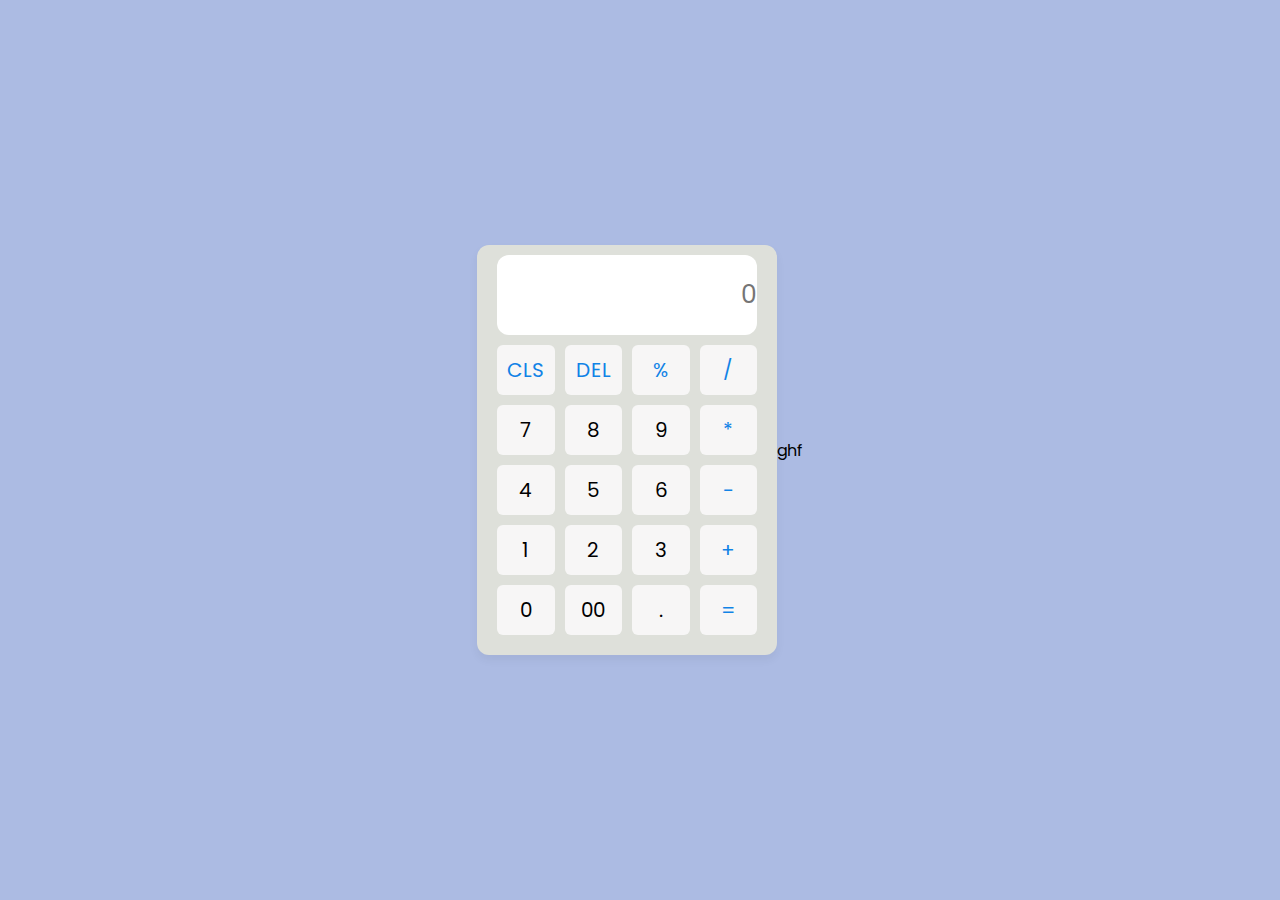
<file: Calculator/index.html>
<!DOCTYPE html>
<html lang="en">
  <head>
    <meta charset="UTF-8" />
    <meta http-equiv="X-UA-Compatible" content="IE=edge" />
    <meta name="viewport" content="width=device-width, initial-scale=1.0" />
    <title>Calculator</title>
    <link rel="stylesheet" href="style.css" />
  </head>
  <body>
    <div class="container">
      <input type="text" placeholder="0" class="display" />

      <div class="buttons">
        <button class="operator" data-value="CLS">CLS</button>
        <button class="operator" data-value="DEL">DEL</button>
        <button class="operator" data-value="%">%</button>
        <button class="operator" data-value="/">/</button>

        <button data-value="7">7</button>
        <button data-value="8">8</button>
        <button data-value="9">9</button>
        <button class="operator" data-value="*">*</button>

        <button data-value="4">4</button>
        <button data-value="5">5</button>
        <button data-value="6">6</button>
        <button class="operator" data-value="-">-</button>

        <button data-value="1">1</button>
        <button data-value="2">2</button>
        <button data-value="3">3</button>
        <button class="operator" data-value="+">+</button>

        <button data-value="0">0</button>
        <button data-value="00">00</button>
        <button data-value=".">.</button>
        <button class="operator" data-value="=">=</button>
      </div>
    </div>

    <script src="script.js"></script>
    ghf
  </body>
</html>
</file>
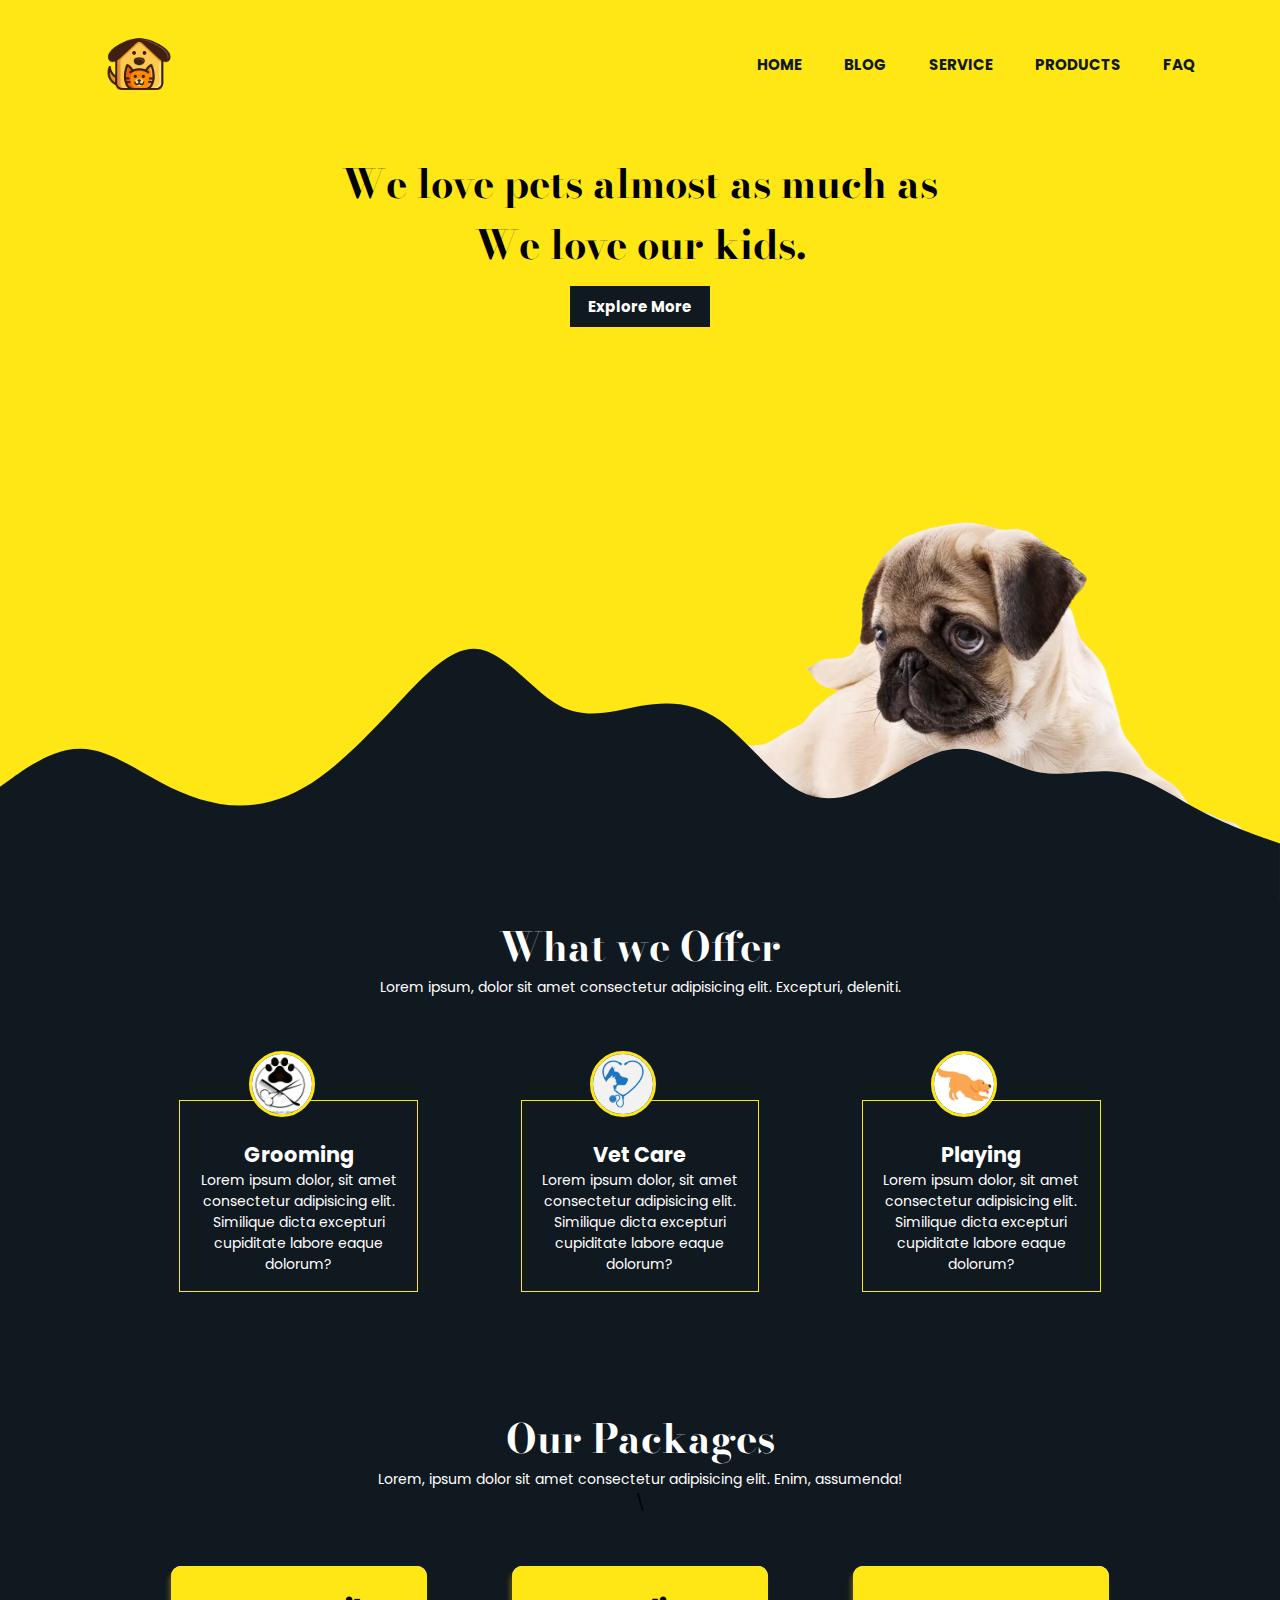
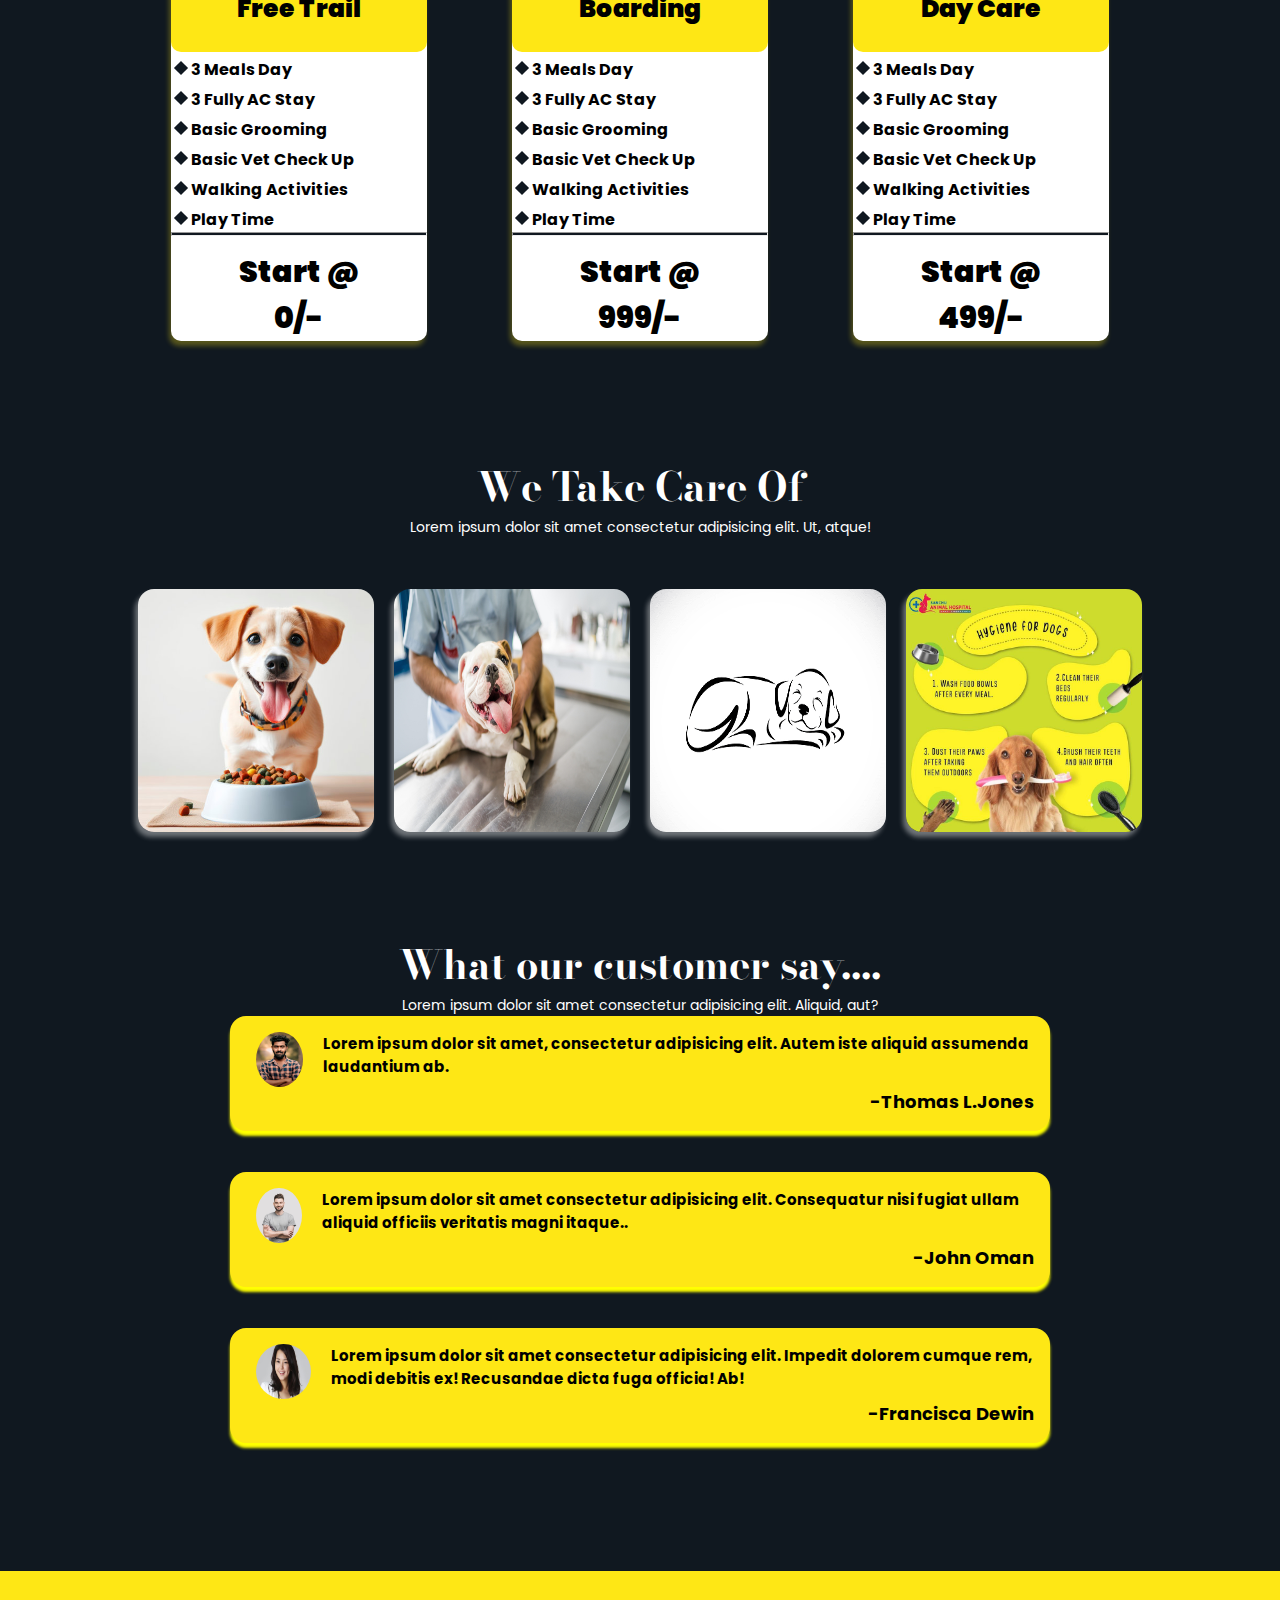
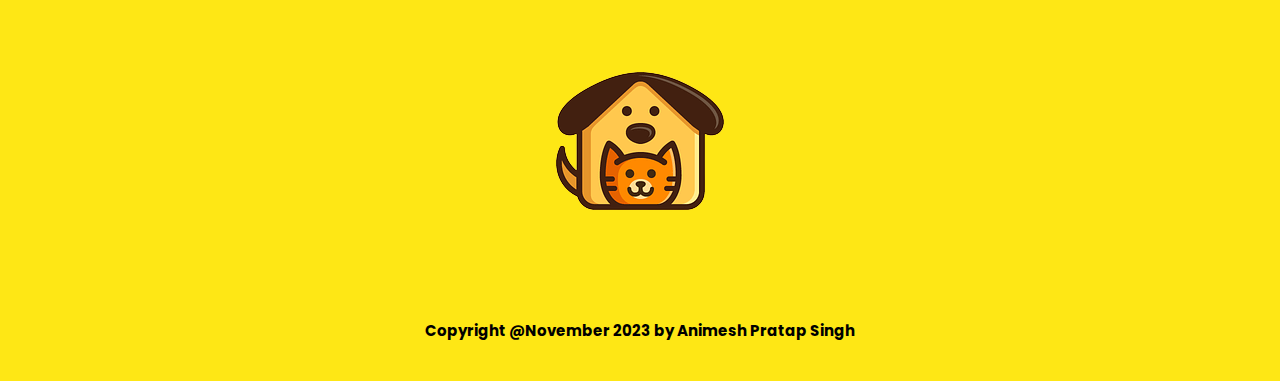
<file: Landing Page/index.html>
<!DOCTYPE html>
<html lang="en">
  <head>
    <meta charset="UTF-8" />
    <meta name="viewport" content="width=device-width, initial-scale=1.0" />
    <title>Landing Page</title>
    <link rel="stylesheet" href="https://cdnjs.cloudflare.com/ajax/libs/font-awesome/6.4.2/css/all.min.css" integrity="sha512-z3gLpd7yknf1YoNbCzqRKc4qyor8gaKU1qmn+CShxbuBusANI9QpRohGBreCFkKxLhei6S9CQXFEbbKuqLg0DA==" crossorigin="anonymous" referrerpolicy="no-referrer" />
    <link rel="stylesheet" href="styles.css" />
    
  </head>
  <body>
    <div class="header">
      <nav>
        <img src="logo1.png" alt="logo" />
        <ul id="navbar">
          <li><a href="#">Home</a></li>
          <li><a href="#">Blog</a></li>
          <li><a href="#">service</a></li>
          <li><a href="#">Products</a></li>
          <li><a href="#">FAQ</a></li>
        </ul>
        <h1 class="menu">&#9776;</h1>
      </nav>
      <div class="main">
        <h1>We love pets almost as much as<br />We love our kids.</h1>
        <a href="#">Explore More</a>
      </div>
      <div class="right-box">
        <img src="1.2.png" alt="" />
      </div>
      <svg xmlns="http://www.w3.org/2000/svg" viewBox="0 0 1440 320">
        <path
          fill="#101820FF"
          fill-opacity="1"
          d="M0,192L15,181.3C30,171,60,149,90,149.3C120,149,150,171,180,186.7C210,203,240,213,270,213.3C300,213,330,203,360,181.3C390,160,420,128,450,96C480,64,510,32,540,37.3C570,43,600,85,630,101.3C660,117,690,107,720,101.3C750,96,780,96,810,117.3C840,139,870,181,900,197.3C930,213,960,203,990,186.7C1020,171,1050,149,1080,149.3C1110,149,1140,171,1170,176C1200,181,1230,171,1260,176C1290,181,1320,203,1350,218.7C1380,235,1410,245,1425,250.7L1440,256L1440,320L1425,320C1410,320,1380,320,1350,320C1320,320,1290,320,1260,320C1230,320,1200,320,1170,320C1140,320,1110,320,1080,320C1050,320,1020,320,990,320C960,320,930,320,900,320C870,320,840,320,810,320C780,320,750,320,720,320C690,320,660,320,630,320C600,320,570,320,540,320C510,320,480,320,450,320C420,320,390,320,360,320C330,320,300,320,270,320C240,320,210,320,180,320C150,320,120,320,90,320C60,320,30,320,15,320L0,320Z"
        ></path>
      </svg>
    </div>

    <div class="service">
      <h2>What we Offer</h2>
      <p>
        Lorem ipsum, dolor sit amet consectetur adipisicing elit. Excepturi,
        deleniti.
      </p>
      <div class="row">
         <div class="service-col">
               <div class="service-offer">
                  <img height="60px" width="25px" src="img11.webp" alt="" />
               </div>
             <h4>Grooming</h4>
              <p>
               Lorem ipsum dolor, sit amet consectetur adipisicing elit. Similique
               dicta excepturi cupiditate labore eaque dolorum?
              </p>
            </div>
            <div class="service-col">
              <div class="service-offer">
                 <img src="img3.jpg" alt="" />
                </div>
              <h4>Vet Care</h4>
               <p>
               Lorem ipsum dolor, sit amet consectetur adipisicing elit. Similique
             dicta excepturi cupiditate labore eaque dolorum?
             </p>
            </div>
            <div class="service-col">
               <div class="service-offer">
                <img src="img5.jpg" alt=""/>
               </div>
               <h4>Playing</h4>
              <p>
              Lorem ipsum dolor, sit amet consectetur adipisicing elit. Similique
              dicta excepturi cupiditate labore eaque dolorum?
             </p>
            </div>
        </div>
    </div>
    </div>
    <div class="package">
      <h2>Our Packages</h2>
      <p>Lorem, ipsum dolor sit amet consectetur adipisicing elit. Enim, assumenda!</p>\
      <div class="row">
        <div class="package-col">
          <div class="heading">
            Free Trail
          </div>
          <div class="list">
            <ul>
              <li>3 Meals Day</li>
              <li>3 Fully AC Stay</li>
              <li>Basic Grooming</li>
              <li>Basic Vet Check Up</li>
              <li>Walking Activities</li>
              <li>Play Time</li>
            </ul>
            <hr>
            <p>Start @<br>0/-</p>
          </div>
        </div>
        <div class="package-col">
          <div class="heading">
            Boarding
          </div>
          <div class="list">
            <ul>
              <li>3 Meals Day</li>
              <li>3 Fully AC Stay</li>
              <li>Basic Grooming</li>
              <li>Basic Vet Check Up</li>
              <li>Walking Activities</li>
              <li>Play Time</li>
            </ul>
            <hr>
            <p>Start @<br>999/-</p>
          </div>
        </div>
        <div class="package-col">
          <div class="heading">
            Day Care
          </div>
          <div class="list">
            <ul>
              <li>3 Meals Day</li>
              <li>3 Fully AC Stay</li>
              <li>Basic Grooming</li>
              <li>Basic Vet Check Up</li>
              <li>Walking Activities</li>
              <li>Play Time</li>
            </ul>
            <hr>
            <p>Start @<br>499/-</p>
          </div>
        </div>
      </div>
    </div>
    <div class="care">
      <h2>We Take Care Of</h2>
      <p>Lorem ipsum dolor sit amet consectetur adipisicing elit. Ut, atque!</p>
      <div class="row">
        <div class="care-col">
          <img src="food.jpg" alt="">
          <div class="overlay">
            <h3>Food</h3>
          </div>
        </div>
        <div class="care-col">
          <img src="health.jpg" alt="">
          <div class="overlay">
            <h3>Health</h3>
          </div>
        </div>
        <div class="care-col">
          <img src="sleep.png" alt="">
          <div class="overlay">
            <h3>Sleep</h3>
          </div>
        </div>
        <div class="care-col">
          <img src="hygine.jpg" alt="">
          <div class="overlay">
            <h3>Hygine</h3>
          </div>
        </div>
      </div>
      <div class="customer-say">
        <h2>What our customer say....</h2>
        <p>Lorem ipsum dolor sit amet consectetur adipisicing elit. Aliquid, aut?</p>
        <div class="customer-say-col">
          <img src="cust1.jpg" alt="">
          <p>Lorem ipsum dolor sit amet, consectetur adipisicing elit. Autem iste aliquid assumenda laudantium ab.<br><span>-Thomas L.Jones</span></p>
        </div>
        <div class="customer-say-col">
          <img src="cust2.jpg" alt="">
          <p>Lorem ipsum dolor sit amet consectetur adipisicing elit. Consequatur nisi fugiat ullam aliquid officiis veritatis magni itaque..<br><span>-John Oman</span></p>
        </div>
        <div class="customer-say-col">
          <img src="cust3.jpg" alt="">
          <p>Lorem ipsum dolor sit amet consectetur adipisicing elit. Impedit dolorem cumque rem, modi debitis ex! Recusandae dicta fuga officia! Ab!<br><span>-Francisca Dewin</span></p>
        </div>
      </div>
    </div>
    <div class="footer">
      <img src="logo1.png" alt="">
      <p>Copyright @November 2023 by Animesh Pratap Singh</p>
      <div class="social-link">
        <i class="fab fa-instagram-square"></i>
        <i class="fab fa-facebook-f"></i>
        <i class="fab fa-twitter"></i>
        <i class="fab fa-youtube"></i>

      </div>
    </div>
    <script>
      let sideMenu=document.getElementById("navbar");
      let menu=document.querySelector(".menu");
      menu.addEventListener("click",()=>{
        if(sideMenu.style.right=="-350px"){
          sideMenu.style.right="0";
          menu.innerHTML="&#10006"
          menu.style.color="white"
        }
        else{
          sideMenu.style.right="-350px"
          menu.innerHTML="&#9776"
          menu.style.color="black"
        }
      });
    </script>
  </body>
</html>
</file>
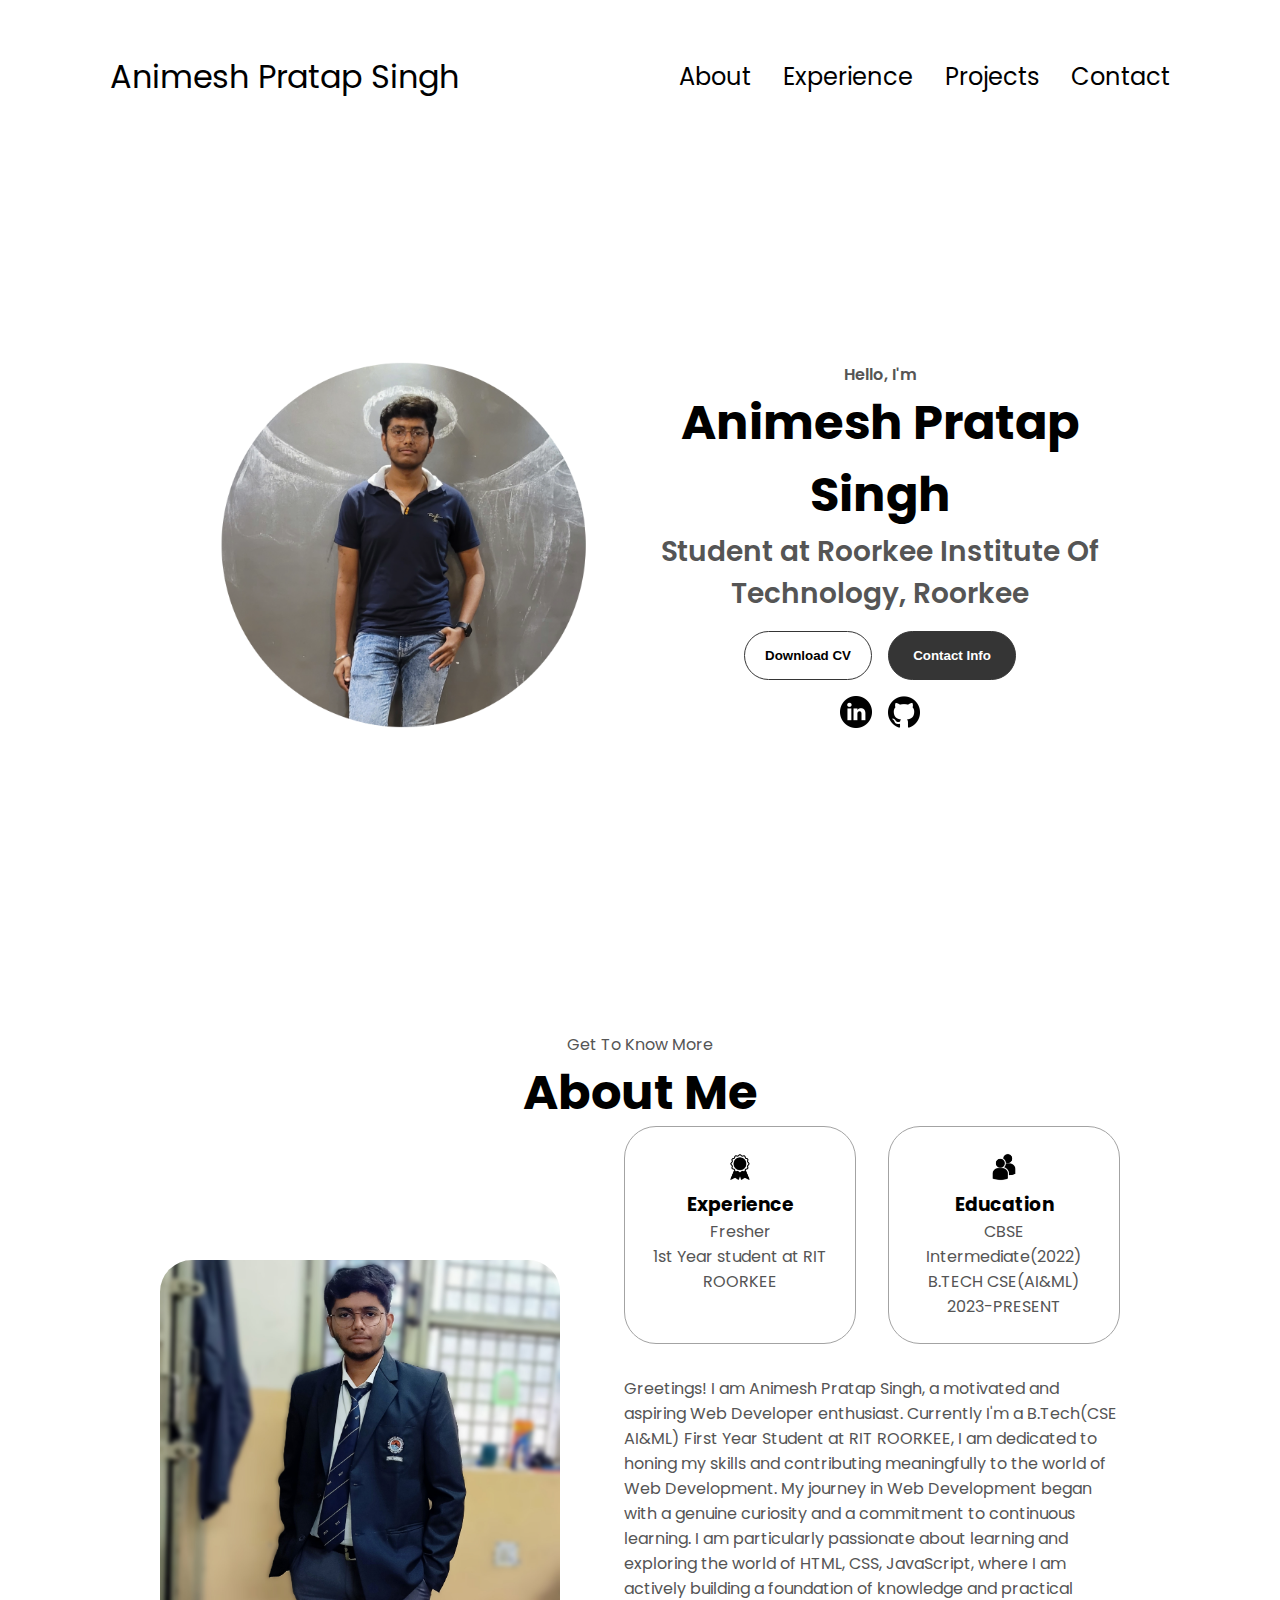
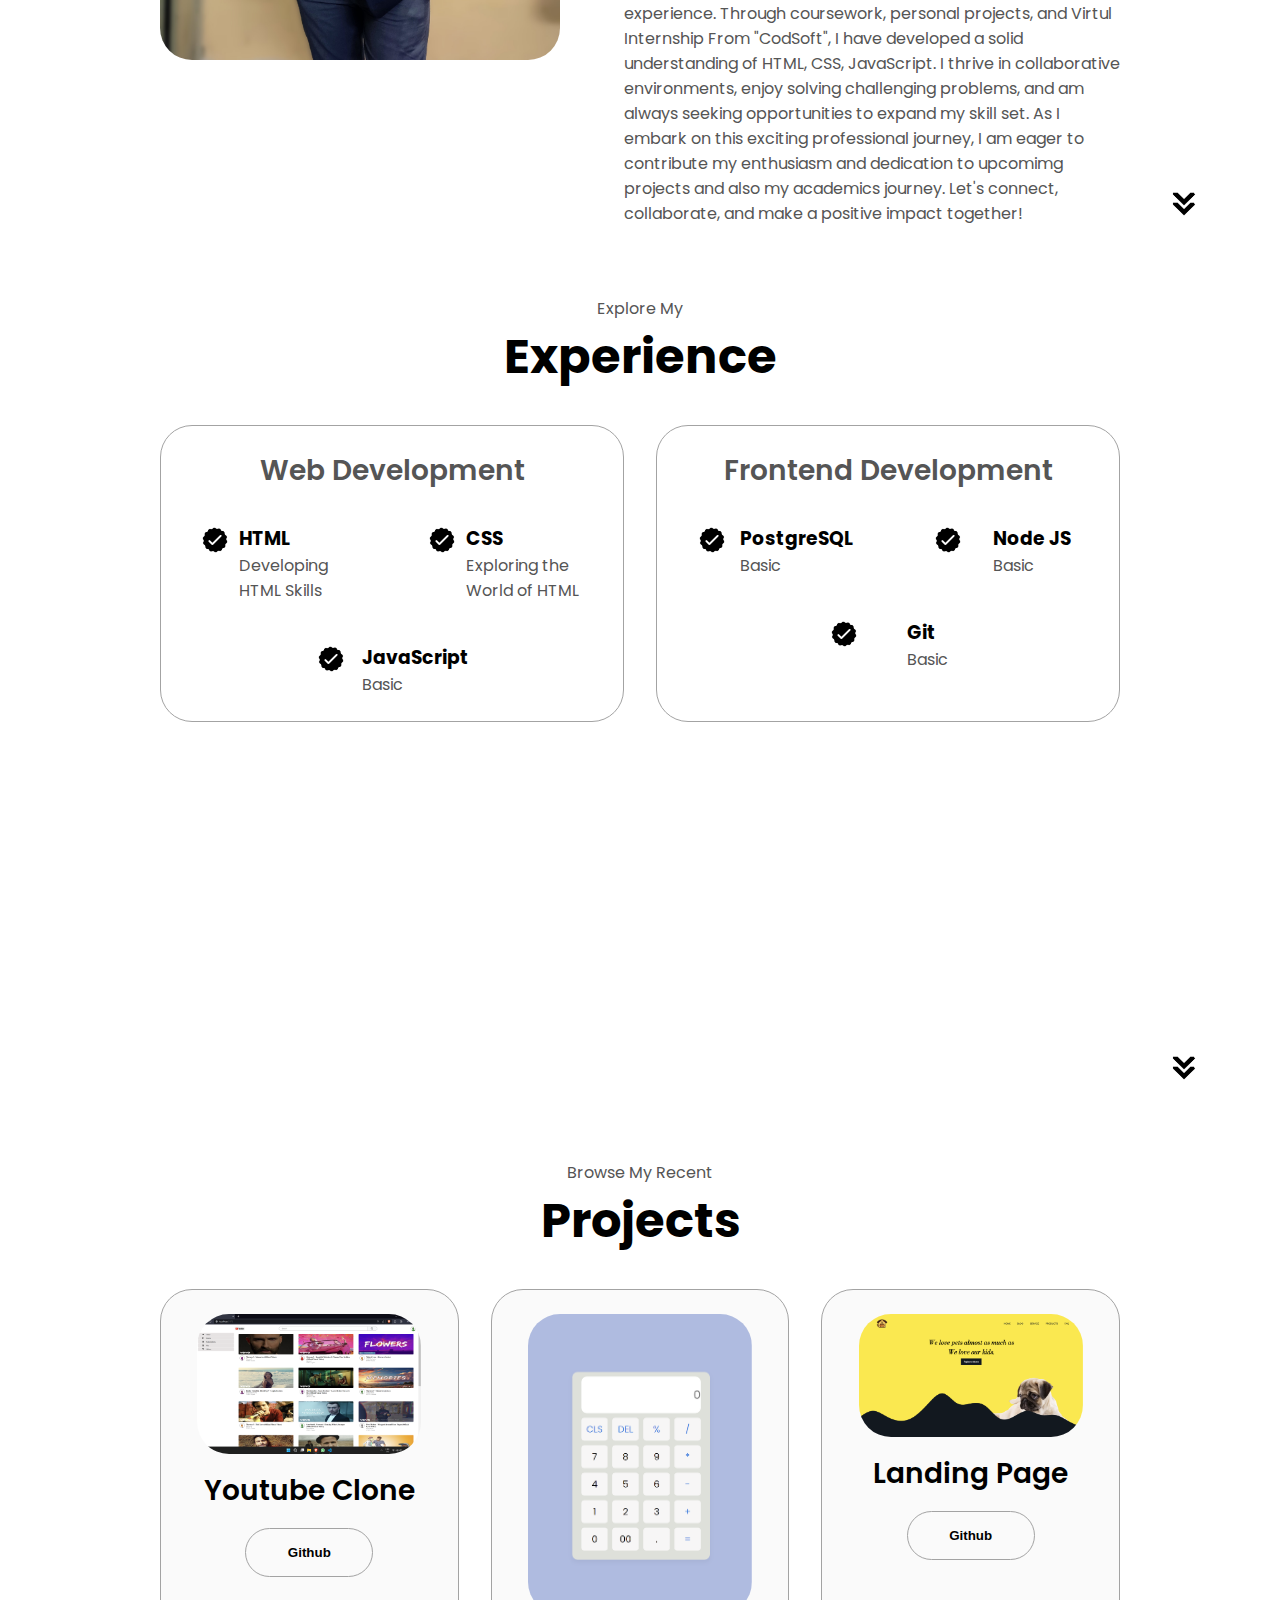
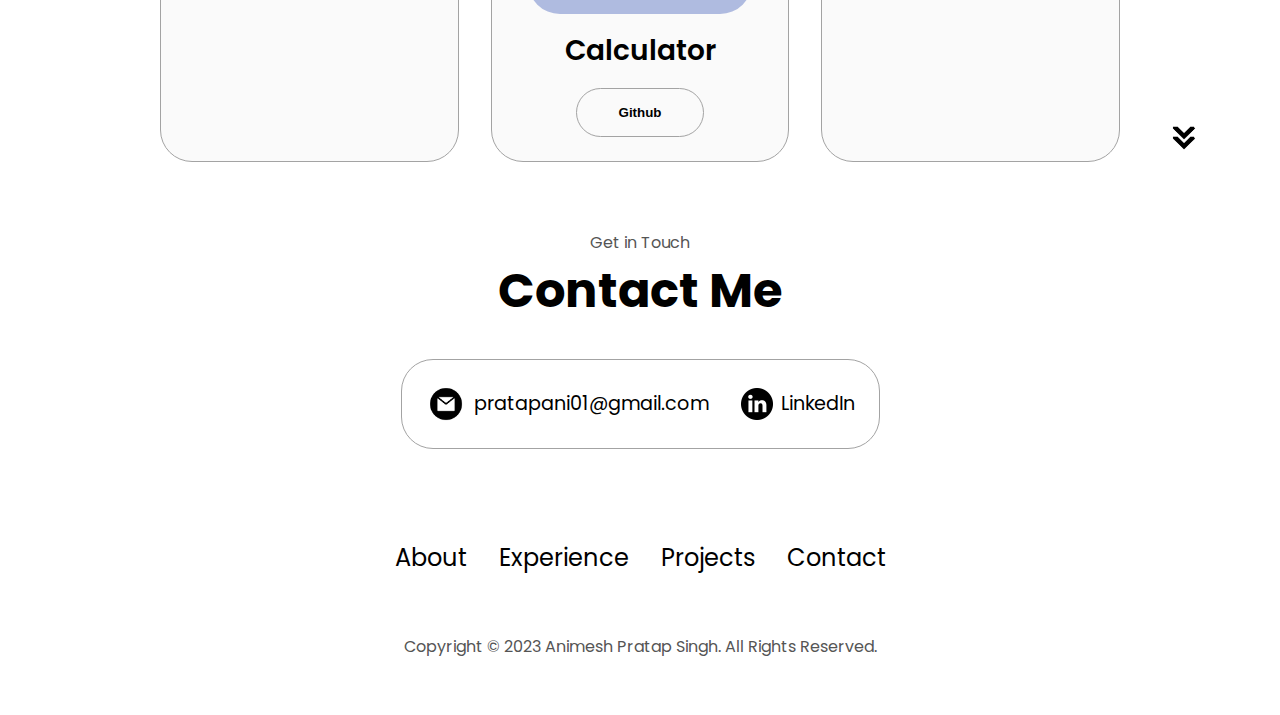
<file: Portfolio/index.html>
<!DOCTYPE html>
<html lang="en">
  <head>
    <meta charset="UTF-8" />
    <meta http-equiv="X-UA-Compatible" content="IE=edge" />
    <meta name="viewport" content="width=device-width, initial-scale=1.0" />
    <title>My Portfolio</title>
    <link rel="stylesheet" href="style.css" />
    <link rel="stylesheet" href="mediaqueries.css" />
  </head>
  <body>
    <nav id="desktop-nav">
      <div class="logo">Animesh Pratap Singh</div>
      <div>
        <ul class="nav-links">
          <li><a href="#about">About</a></li>
          <li><a href="#experience">Experience</a></li>
          <li><a href="#projects">Projects</a></li>
          <li><a href="#contact">Contact</a></li>
        </ul>
      </div>
    </nav>
    <nav id="hamburger-nav">
      <div class="logo">Animesh Pratap Singh</div>
      <div class="hamburger-menu">
        <div class="hamburger-icon" onclick="toggleMenu()">
          <span></span>
          <span></span>
          <span></span>
        </div>
        <div class="menu-links">
          <li><a href="#about" onclick="toggleMenu()">About</a></li>
          <li><a href="#experience" onclick="toggleMenu()">Experience</a></li>
          <li><a href="#projects" onclick="toggleMenu()">Projects</a></li>
          <li><a href="#contact" onclick="toggleMenu()">Contact</a></li>
        </div>
      </div>
    </nav>
    <section id="profile">
      <div class="section__pic-container">
        <img src="./assets/profile-pic.png" alt="My profile picture" />
      </div>
      <div class="section__text">
        <p class="section__text__p1">Hello, I'm</p>
        <h1 class="title">Animesh Pratap Singh</h1>
        <p class="section__text__p2">
          Student at Roorkee Institute Of Technology, Roorkee
        </p>
        <div class="btn-container">
          <button
            class="btn btn-color-2"
            onclick="window.open('./assets/resume-example.pdf')"
          >
            Download CV
          </button>
          <button class="btn btn-color-1" onclick="location.href='./#contact'">
            Contact Info
          </button>
        </div>
        <div id="socials-container">
          <img
            src="./assets/linkedin.png"
            alt="My LinkedIn profile"
            class="icon"
            onclick="location.href='https://www.linkedin.com/in/animesh-pratap-singh-1977ba29a/'"
          />
          <img
            src="./assets/github.png"
            alt="My Github profile"
            class="icon"
            onclick="location.href='https://github.com/anianiani1'"
          />
        </div>
      </div>
    </section>
    <section id="about">
      <p class="section__text__p1">Get To Know More</p>
      <h1 class="title">About Me</h1>
      <div class="section-container">
        <div class="section__pic-container">
          <img
            src="./assets/about-pic.jpg"
            alt="Profile picture"
            class="about-pic"
          />
        </div>
        <div class="about-details-container">
          <div class="about-containers">
            <div class="details-container">
              <img
                src="./assets/experience.png"
                alt="Experience icon"
                class="icon"
              />
              <h3>Experience</h3>
              <p>Fresher<br />1st Year student at RIT ROORKEE</p>
            </div>
            <div class="details-container">
              <img
                src="./assets/education.png"
                alt="Education icon"
                class="icon"
              />
              <h3>Education</h3>
              <p>
                CBSE Intermediate(2022)<br />B.TECH CSE(AI&ML)<br />2023-PRESENT
              </p>
            </div>
          </div>
          <div class="text-container">
            <p>
              Greetings! I am Animesh Pratap Singh, a motivated and aspiring Web Developer enthusiast. Currently 
              I'm a B.Tech(CSE AI&ML) First Year Student at RIT ROORKEE, I am dedicated to honing my
              skills and contributing meaningfully to the world of Web Development. 
              My journey in Web Development began with a genuine curiosity and a commitment to 
              continuous learning. I am particularly passionate about learning and exploring the world of HTML, CSS, 
              JavaScript, where I am actively building a foundation of knowledge and practical experience. 
              Through coursework, personal projects, and Virtul Internship From "CodSoft", I have developed a 
              solid understanding of HTML, CSS, JavaScript. 
              I thrive in collaborative environments, enjoy solving challenging problems, and am always seeking 
              opportunities to expand my skill set. As I embark on this exciting professional journey, 
              I am eager to contribute my enthusiasm and dedication to upcomimg projects and also my academics journey.
              Let's connect, collaborate, and make a positive impact together!
            </p>
          </div>
        </div>
      </div>
      <img
        src="./assets/arrow.png"
        alt="Arrow icon"
        class="icon arrow"
        onclick="location.href='./#experience'"
      />
    </section>
    <section id="experience">
      <p class="section__text__p1">Explore My</p>
      <h1 class="title">Experience</h1>
      <div class="experience-details-container">
        <div class="about-containers">
          <div class="details-container">
            <h2 class="experience-sub-title">Web Development</h2>
            <div class="article-container">
              <article>
                <img
                  src="./assets/checkmark.png"
                  alt="Experience icon"
                  class="icon"
                />
                <div>
                  <h3>HTML</h3>
                  <p>Developing HTML Skills</p>
                </div>
              </article>
              <article>
                <img
                  src="./assets/checkmark.png"
                  alt="Experience icon"
                  class="icon"
                />
                <div>
                  <h3>CSS</h3>
                  <p>Exploring the World of HTML</p>
                </div>
              </article>
              <article>
                <img
                  src="./assets/checkmark.png"
                  alt="Experience icon"
                  class="icon"
                />
                <div>
                  <h3>JavaScript</h3>
                  <p>Basic</p>
                </div>
              </article>
            </div>
          </div>
          <div class="details-container">
            <h2 class="experience-sub-title">Frontend Development</h2>
            <div class="article-container">
              <article>
                <img
                  src="./assets/checkmark.png"
                  alt="Experience icon"
                  class="icon"
                />
                <div>
                  <h3>PostgreSQL</h3>
                  <p>Basic</p>
                </div>
              </article>
              <article>
                <img
                  src="./assets/checkmark.png"
                  alt="Experience icon"
                  class="icon"
                />
                <div>
                  <h3>Node JS</h3>
                  <p>Basic</p>
                </div>
              </article>

              <article>
                <img
                  src="./assets/checkmark.png"
                  alt="Experience icon"
                  class="icon"
                />
                <div>
                  <h3>Git</h3>
                  <p>Basic</p>
                </div>
              </article>
            </div>
          </div>
        </div>
      </div>
      <img
        src="./assets/arrow.png"
        alt="Arrow icon"
        class="icon arrow"
        onclick="location.href='./#projects'"
      />
    </section>
    <section id="projects">
      <p class="section__text__p1">Browse My Recent</p>
      <h1 class="title">Projects</h1>
      <div class="experience-details-container">
        <div class="about-containers">
          <div class="details-container color-container">
            <div class="article-container">
              <img
                src="./assets/project-1.png"
                alt="Project 1"
                class="project-img"
              />
            </div>
            <h2 class="experience-sub-title project-title">Youtube Clone</h2>
            <div class="btn-container">
              <button
                class="btn btn-color-2 project-btn"
                onclick="location.href='https://github.com/anianiani1/YoutubeClone'"
              >
                Github
              </button>
            </div>
          </div>
          <div class="details-container color-container">
            <div class="article-container">
              <img
                src="./assets/project-2.png"
                alt="Project 2"
                class="project-img"
              />
            </div>
            <h2 class="experience-sub-title project-title">Calculator</h2>
            <div class="btn-container">
              <button
                class="btn btn-color-2 project-btn"
                onclick="location.href='https://github.com/anianiani1/CodSoft/tree/Codsoft/Calculator'"
              >
                Github
            </div>
          </div>
          <div class="details-container color-container">
            <div class="article-container">
              <img
                src="./assets/project-3.png"
                alt="Project 3"
                class="project-img"
              />
            </div>
            <h2 class="experience-sub-title project-title">Landing Page</h2>
            <div class="btn-container">
              <button
                class="btn btn-color-2 project-btn"
                onclick="location.href='https://github.com/anianiani1/CodSoft/tree/Codsoft/Landing%20Page'"
              >
                Github
              </button>
            </div>
          </div>
        </div>
      </div>
      <img
        src="./assets/arrow.png"
        alt="Arrow icon"
        class="icon arrow"
        onclick="location.href='./#contact'"
      />
    </section>
    <section id="contact">
      <p class="section__text__p1">Get in Touch</p>
      <h1 class="title">Contact Me</h1>
      <div class="contact-info-upper-container">
        <div class="contact-info-container">
          <img
            src="./assets/email.png"
            alt="Email icon"
            class="icon contact-icon email-icon"
          />
          <p><a href="mailto:pratapani01@gmail.com">pratapani01@gmail.com</a></p>
        </div>
        <div class="contact-info-container">
          <img
            src="./assets/linkedin.png"
            alt="LinkedIn icon"
            class="icon contact-icon"
          />
          <p><a href="https://www.linkedin.com/in/animesh-pratap-singh-1977ba29a/">LinkedIn</a></p>
        </div>
      </div>
    </section>
    <footer>
      <nav>
        <div class="nav-links-container">
          <ul class="nav-links">
            <li><a href="#about">About</a></li>
            <li><a href="#experience">Experience</a></li>
            <li><a href="#projects">Projects</a></li>
            <li><a href="#contact">Contact</a></li>
          </ul>
        </div>
      </nav>
      <p>Copyright &#169; 2023 Animesh Pratap Singh. All Rights Reserved.</p>
    </footer>
    <script src="script.js"></script>
  </body>
</html>
</file>
<file: Calculator/style.css>
@import url("https://fonts.googleapis.com/css2?family=Poppins:wght@300;400;500;600;700&display=swap");
* {
  margin: 0;
  padding: 0;
  box-sizing: border-box;
  font-family: "Poppins", sans-serif;
}
body {
  height: 100vh;
  display: flex;
  align-items: center;
  justify-content: center;
  background: #acbbe3;
}
.container {
  position: relative;
  max-width: 300px;
  width: 100%;
  border-radius: 12px;
  padding: 10px 20px 20px;
  background: #dee0da;
  box-shadow: 0 5px 10px rgba(0, 0, 0, 0.05);
}
.display {
  height: 80px;
  width: 100%;
  outline: none;
  border: none;
  border-radius: 12px;
  text-align: right;
  margin-bottom: 10px;
  font-size: 25px;
  color: #000e1a;
  pointer-events: none;
}
.buttons {
  display: grid;
  grid-gap: 10px;
  grid-template-columns: repeat(4, 1fr);
}
.buttons button {
  padding: 10px;
  border-radius: 6px;
  border: none;
  font-size: 20px;
  cursor: pointer;
  background-color: #f7f6f6;
}
.buttons button:active {
  transform: scale(0.99);
}
.operator {
  color: #1183e6;
}
button:hover {
  background-color: #e6b411;
  transform: scale(1.2);
}
</file>
<file: Landing Page/styles.css>
@import url("https://fonts.googleapis.com/css2?family=Bodoni+Moda:ital,opsz@1,6..96&family=Poppins:wght@300&display=swap");
* {
  padding: 0;
  margin: 0;
}
:root {
  --primary-color: #101820ff;
  --secondary-color: #fee715ff;
}
body {
  background-color: var(--primary-color);
  font-family: "Poppins", sans-serif;
}
.header {
  height: 100vh;
  width: 100%;
  background-color: var(--secondary-color);
  position: relative;
}
.header nav {
  width: 90%;
  margin: auto;
  display: flex;
  justify-content: space-between;
  align-items: center;
  padding: 0.5rem 0 2rem;
}
.header .menu {
  font-size: 25px;
  display: none;
}
.header nav img {
  width: 150px;
}
.header nav ul {
  display: flex;
}
.header nav li {
  list-style: none;
  margin: 0 5px;
}
.header nav li a {
  text-decoration: none;
  text-transform: uppercase;
  padding: 0.2rem 1rem;
  font-size: 15px;
  font-weight: bold;
  color: var(--primary-color);
  position: relative;
  z-index: 1;
}
.header nav li a::before {
  content: "";
  width: 0%;
  height: 100%;
  position: absolute;
  top: 0;
  left: 0;
  background-color: var(--primary-color);
  border-radius: 20px;
  z-index: -1;
  transition: 0.3s linear;
}
.header nav li a:hover:before {
  width: 100%;
}
.header nav li a:hover {
  color: white;
}
.header .main {
  text-align: center;
}
.header .main h1 {
  font-size: 2.5rem;
  font-family: "Bodoni Moda", serif;
  margin-bottom: 1.2rem;
}
.header .main a {
  text-decoration: none;
  width: 350px;
  font-size: 15px;
  font-weight: bold;
  color: white;
  padding: 0.5rem 1rem;
  background-color: var(--primary-color);
  border: 2px solid var(--primary-color);
  transition: 0.5s;
}
.header .main a:hover {
  background: transparent;
  color: black;
}
svg {
  position: absolute;
  left: 0;
  bottom: 0;
  right: 0;
  left: 0;
  z-index: 3;
}
.header .right-box {
  position: absolute;
  right: 0;
  bottom: 0;
}
.header .right-box img {
  width: 100%;
}
.service {
  padding-top: 1rem;
  width: 80%;
  margin: auto;
  text-align: center;
}
h2 {
  font-size: 2.5rem;
  color: white;
  font-family: "Bodoni Moda", serif;
}
p {
  color: white;
  font-size: 14px;
}
.row {
  margin-top: 5%;
  display: flex;
  justify-content: space-around;
}
.service .service-col {
  flex-basis: 30%;
  border: 1px solid var(--secondary-color);
  color: white;
  margin: 5%;
  padding: 1rem 0.5rem;
  position: relative;
}
.service .service-offer {
  display: block;
  width: 60px;
  height: 60px;
  border: 3px solid var(--secondary-color);
  background-color: var(--primary-color);
  border-radius: 50%;
  pad: 10px;
  position: absolute;
  top: -50px;
  left: 50%;
  transform: translateX(-50px);
}
.service .service-offer img {
  width: 100%;
  border-radius: 50%;
}
.service h4 {
  font-size: 1.3rem;
  margin-top: 10%;
}
.package {
  padding-top: 5%;
  width: 80%;
  margin: auto;
  text-align: center;
}
.package .package-col {
  flex-basis: 25%;
  background: white;
  border-radius: 10px;
  margin-bottom: 5%;
  box-shadow: -2px 5px 5px rgba(254, 231, 21, 0.3);
}
.package .package-col .heading {
  border-radius: 10px;
  padding: 1.5rem;
  background-color: var(--secondary-color);
  font-size: 25px;
  font-weight: 900;
}
.package.package-col .list {
  margin-top: 10px;
  padding: 1rem 3rem;
}
.package-col li {
  list-style: none;
  text-align: left;
  margin-left: 20px;
  font-weight: bold;
  margin-top: 5px;
  position: relative;
}
.package-col li::before {
  content: "";
  width: 10px;
  height: 10px;
  background-color: var(--primary-color);
  transform: rotate(45deg);
  position: absolute;
  top: 25%;
  left: -15px;
}
.package-col hr {
  height: 2px;
  background-color: var(--primary-color);
}
.package-col p {
  margin-top: 5%;
  color: black;
  font-size: 30px;
  font-weight: 900;
}
.care {
  padding-top: 5%;
  width: 80%;
  margin: auto;
  text-align: center;
}
.care-col {
  flex-basis: 23%;
  margin-bottom: 5%;
  border-radius: 1rem;
  box-shadow: -3px 5px 5px rgba(255, 255, 255, 0.4);
  position: relative;
}
.care-col img {
  width: 100%;
  height: 100%;
  border-radius: 1rem;
}
.care .overlay {
  position: absolute;
  top: 0;
  left: 0;
  width: 100%;
  height: 0%;
  border-radius: 1rem;
  background: linear-gradient(rgba(0, 0, 0, 0.7), var(--secondary-color));
  transition: 0.5s;
}
.care-col:hover .overlay {
  height: 100%;
}
.overlay h3 {
  color: white;
  font-size: 2rem;
  font-family: "Bodoni Moda", serif;
  position: absolute;
  top: 50%;
  left: 50%;
  transform: translate(-50%, -50%);
  opacity: 0;
}
.overlay:hover h3 {
  opacity: 1;
}
.customer-say {
  padding-top: 5%;
  width: 80%;
  margin: auto;
  text-align: center;
}
.customer-say .customer-say-col {
  flex-basis: 25%;
  background-color: var(--secondary-color);
  border-radius: 1rem;
  padding: 1rem;
  margin-bottom: 5%;
  display: flex;
  box-shadow: 0px 5px 3px rgba(255, 255, 0.4);
  transition: 0.5s;
}
.customer-say-col img {
  height: 55px;
  width: 55px;
  border-radius: 50%;
  margin: 0 20px 0 10px;
}
.customer-say .customer-say-col:hover {
  transform: scale(1.1);
}
.customer-say .customer-say-col p {
  color: black;
  padding: 0;
  text-align: left;
  font-size: 15px;
  font-weight: bold;
}
.customer-say .customer-say-col span {
  display: block;
  margin-top: 10px;
  font-size: 18px;
  font-weight: bold;
  text-align: right;
}
.footer {
  margin-top: 10%;
  width: 100%;
  text-align: center;
  background-color: var(--secondary-color);
}
.footer img {
  padding: 1.3rem;
}
.footer p {
  color: black;
  font-size: 15px;
  font-weight: bold;
}
.social-link {
  width: 10%;
  margin: auto;
  padding: 1% 0 2%;
  font-size: 1.3rem;
  display: flex;
  justify-content: space-between;
}
@media (max-width: 800px) {
  .header nav {
    padding: 5rem;
  }
  .row {
    display: column;
  }
  .header nav ul {
    flex-direction: column;
    width: 350px;
    height: 100vh;
    position: absolute;
    top: 0;
    right: -350px;
    padding-top: 25%;
    background: rgba(16, 24, 32, 1);
    z-index: 1;
    transition: 1s;
  }
  .header nav ul li a {
    color: white;
    font-size: 1.5rem;
  }
  .header nav ul li {
    padding: 1.5rem;
    margin-top: 10%;
  }
  .header .menu {
    display: block;
    font-size: 2rem;
    position: absolute;
    top: 50px;
    right: 50px;
    z-index: 3;
  }
}
</file>
<file: Portfolio/style.css>
@import url("https://fonts.googleapis.com/css2?family=Poppins:wght@300;400;500;600&display=swap");

* {
  margin: 0;
  padding: 0;
}

body {
  font-family: "Poppins", sans-serif;
}

html {
  scroll-behavior: smooth;
}

p {
  color: rgb(85, 85, 85);
}

a,
.btn {
  transition: all 300ms ease;
}

nav,
.nav-links {
  display: flex;
}

nav {
  justify-content: space-around;
  align-items: center;
  height: 17vh;
}

.nav-links {
  gap: 2rem;
  list-style: none;
  font-size: 1.5rem;
}

a {
  color: black;
  text-decoration: none;
  text-decoration-color: white;
}

a:hover {
  color: grey;
  text-decoration: underline;
  text-underline-offset: 1rem;
  text-decoration-color: rgb(181, 181, 181);
}

.logo {
  font-size: 2rem;
}

.logo:hover {
  cursor: default;
}

#hamburger-nav {
  display: none;
}

.hamburger-menu {
  position: relative;
  display: inline-block;
}

.hamburger-icon {
  display: flex;
  flex-direction: column;
  justify-content: space-between;
  height: 24px;
  width: 30px;
  cursor: pointer;
}

.hamburger-icon span {
  width: 100%;
  height: 2px;
  background-color: black;
  transition: all 0.3 ease-in-out;
}

.menu-links {
  position: absolute;
  top: 100%;
  right: 0;
  background-color: white;
  width: fit-content;
  max-height: 0;
  overflow: hidden;
  transition: all 0.3 ease-in-out;
}

.menu-links a {
  display: block;
  padding: 10px;
  text-align: center;
  font-size: 1.5rem;
  color: black;
  text-decoration: none;
  transition: all 0.3 ease-in-out;
}

.menu-links li {
  list-style: none;
}

.menu-links.open {
  max-height: 300px;
}

.hamburger-icon.open span:first-child {
  transform: rotate(45deg) translate(10px, 5px);
}

.hamburger-icon.open span:nth-child(2) {
  opacity: 0;
}

.hamburger-icon.open span:last-child {
  transform: rotate(-45deg) translate(10px, -5px);
}

.hamburger-icon span:first-child {
  transform: none;
}

.hamburger-icon span:first-child {
  opacity: 1;
}

.hamburger-icon span:first-child {
  transform: none;
}

section {
  padding-top: 4vh;
  height: 96vh;
  margin: 0 10rem;
  box-sizing: border-box;
  min-height: fit-content;
}

.section-container {
  display: flex;
}

#profile {
  display: flex;
  justify-content: center;
  gap: 5rem;
  height: 80vh;
}

.section__pic-container {
  display: flex;
  height: 400px;
  width: 400px;
  margin: auto 0;
}

.section__text {
  align-self: center;
  text-align: center;
}

.section__text p {
  font-weight: 600;
}

.section__text__p1 {
  text-align: center;
}

.section__text__p2 {
  font-size: 1.75rem;
  margin-bottom: 1rem;
}

.title {
  font-size: 3rem;
  text-align: center;
}

#socials-container {
  display: flex;
  justify-content: center;
  margin-top: 1rem;
  gap: 1rem;
}

.icon {
  cursor: pointer;
  height: 2rem;
}

.btn-container {
  display: flex;
  justify-content: center;
  gap: 1rem;
}

.btn {
  font-weight: 600;
  transition: all 300ms ease;
  padding: 1rem;
  width: 8rem;
  border-radius: 2rem;
}

.btn-color-1,
.btn-color-2 {
  border: rgb(53, 53, 53) 0.1rem solid;
}

.btn-color-1:hover,
.btn-color-2:hover {
  cursor: pointer;
}

.btn-color-1,
.btn-color-2:hover {
  background: rgb(53, 53, 53);
  color: white;
}

.btn-color-1:hover {
  background: rgb(0, 0, 0);
}

.btn-color-2 {
  background: none;
}

.btn-color-2:hover {
  border: rgb(255, 255, 255) 0.1rem solid;
}

.btn-container {
  gap: 1rem;
}

#about {
  position: relative;
}

.about-containers {
  gap: 2rem;
  margin-bottom: 2rem;
  margin-top: 2rem;
}

.about-details-container {
  justify-content: center;
  flex-direction: column;
}

.about-containers,
.about-details-container {
  display: flex;
}

.about-pic {
  border-radius: 2rem;
}

.arrow {
  position: absolute;
  right: -5rem;
  bottom: 2.5rem;
}

.details-container {
  padding: 1.5rem;
  flex: 1;
  background: white;
  border-radius: 2rem;
  border: rgb(53, 53, 53) 0.1rem solid;
  border-color: rgb(163, 163, 163);
  text-align: center;
}

.section-container {
  gap: 4rem;
  height: 80%;
}

.section__pic-container {
  height: 400px;
  width: 400px;
  margin: auto 0;
}

#experience {
  position: relative;
}

.experience-sub-title {
  color: rgb(85, 85, 85);
  font-weight: 600;
  font-size: 1.75rem;
  margin-bottom: 2rem;
}

.experience-details-container {
  display: flex;
  justify-content: center;
  flex-direction: column;
}

.article-container {
  display: flex;
  text-align: initial;
  flex-wrap: wrap;
  flex-direction: row;
  gap: 2.5rem;
  justify-content: space-around;
}

article {
  display: flex;
  width: 10rem;
  justify-content: space-around;
  gap: 0.5rem;
}

article .icon {
  cursor: default;
}

#projects {
  position: relative;
}

.color-container {
  border-color: rgb(163, 163, 163);
  background: rgb(250, 250, 250);
}

.project-img {
  border-radius: 2rem;
  width: 90%;
  height: 90%;
}

.project-title {
  margin: 1rem;
  color: black;
}

.project-btn {
  color: black;
  border-color: rgb(163, 163, 163);
}

#contact {
  display: flex;
  justify-content: center;
  flex-direction: column;
  height: 70vh;
}

.contact-info-upper-container {
  display: flex;
  justify-content: center;
  border-radius: 2rem;
  border: rgb(53, 53, 53) 0.1rem solid;
  border-color: rgb(163, 163, 163);
  background: (250, 250, 250);
  margin: 2rem auto;
  padding: 0.5rem;
}

.contact-info-container {
  display: flex;
  align-items: center;
  justify-content: center;
  gap: 0.5rem;
  margin: 1rem;
}

.contact-info-container p {
  font-size: larger;
}

.contact-icon {
  cursor: default;
}

.email-icon {
  height: 2.5rem;
}

footer {
  height: 26vh;
  margin: 0 1rem;
}

footer p {
  text-align: center;
}
</file>
<file: Portfolio/mediaqueries.css>
@media screen and (max-width: 1400px) {
  #profile {
    height: 83vh;
    margin-bottom: 6rem;
  }
  .about-containers {
    flex-wrap: wrap;
  }
  #contact,
  #projects {
    height: fit-content;
  }
}

@media screen and (max-width: 1200px) {
  #desktop-nav {
    display: none;
  }
  #hamburger-nav {
    display: flex;
  }
  #experience,
  .experience-details-container {
    margin-top: 2rem;
  }
  #profile,
  .section-container {
    display: block;
  }
  .arrow {
    display: none;
  }
  section,
  .section-container {
    height: fit-content;
  }
  section {
    margin: 0 5%;
  }
  .section__pic-container {
    width: 275px;
    height: 275px;
    margin: 0 auto 2rem;
  }
  .about-containers {
    margin-top: 0;
  }
}

@media screen and (max-width: 600px) {
  #contact,
  footer {
    height: 40vh;
  }
  #profile {
    height: 83vh;
    margin-bottom: 0;
  }
  article {
    font-size: 1rem;
  }
  footer nav {
    height: fit-content;
    margin-bottom: 2rem;
  }
  .about-containers,
  .contact-info-upper-container,
  .btn-container {
    flex-wrap: wrap;
  }
  .contact-info-container {
    margin: 0;
  }
  .contact-info-container p,
  .nav-links li a {
    font-size: 1rem;
  }
  .experience-sub-title {
    font-size: 1.25rem;
  }
  .logo {
    font-size: 1.5rem;
  }
  .nav-links {
    flex-direction: column;
    gap: 0.5rem;
    text-align: center;
  }
  .section__pic-container {
    width: auto;
    height: 46vw;
    justify-content: center;
  }
  .section__text__p2 {
    font-size: 1.25rem;
  }
  .title {
    font-size: 2rem;
  }
  .text-container {
    text-align: justify;
  }
}
</file>
